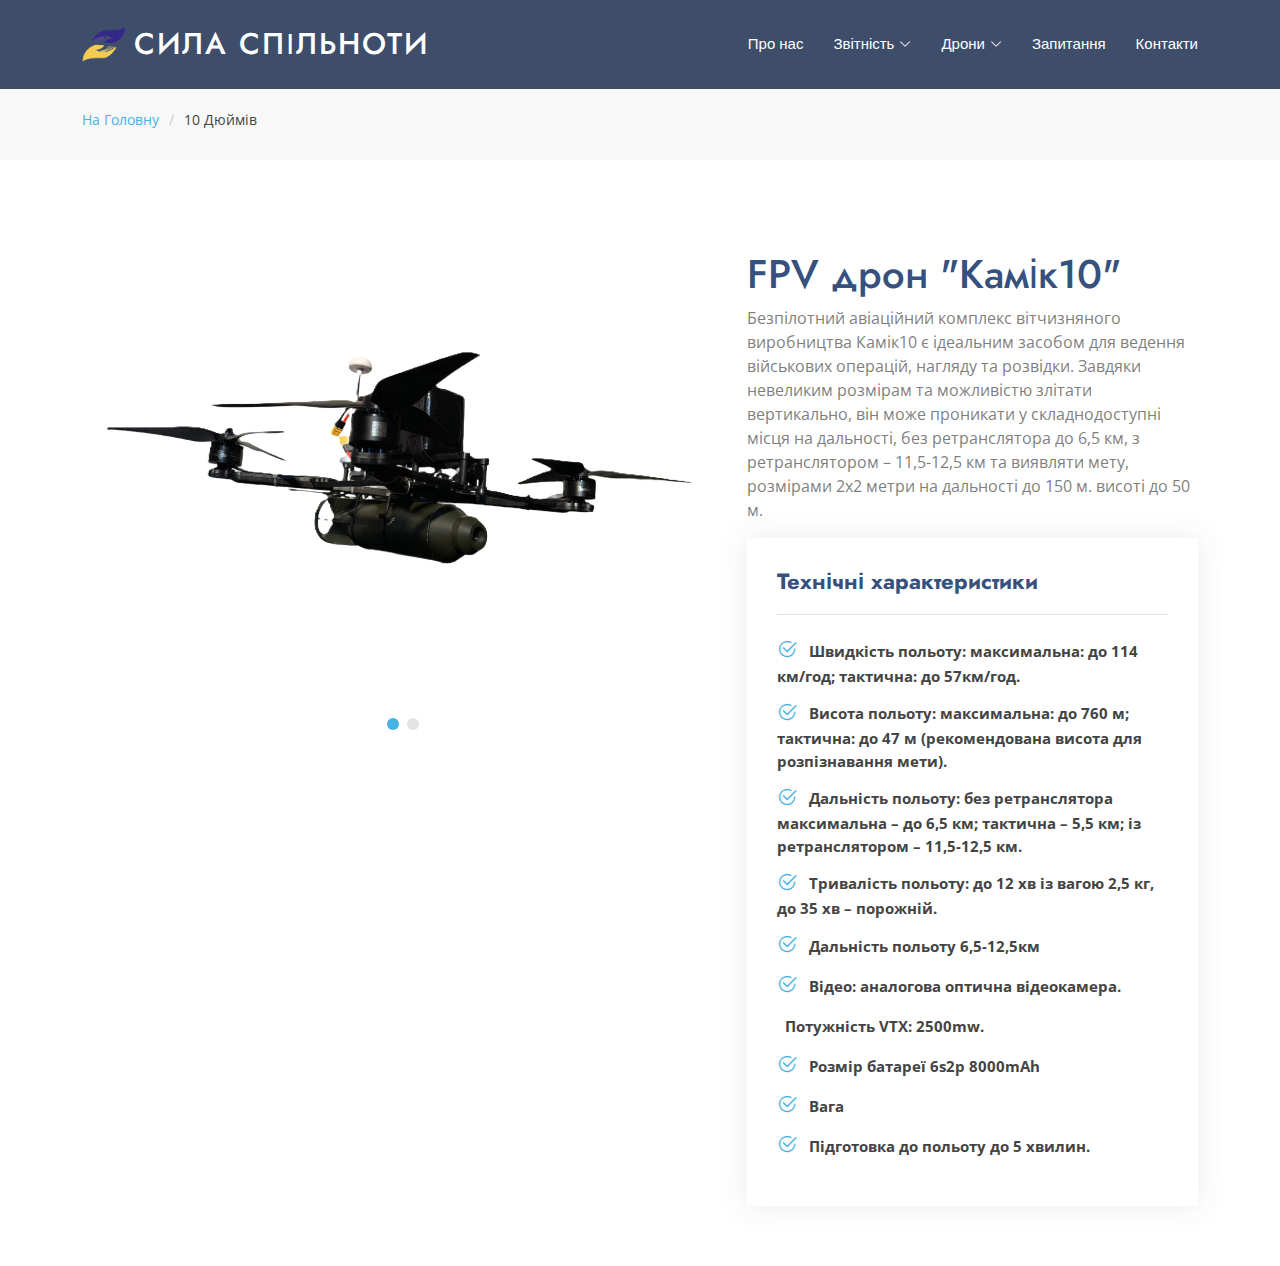
<file: 10inch.html>
<!DOCTYPE html>
<html lang="en">

<head>

  <head>
    <meta charset="utf-8">
    <meta content="width=device-width, initial-scale=1.0" name="viewport">
    <title>СИЛА СПІЛЬНОТИ</title>

    <!-- Favicons -->
    <link href="assets/img/favicon.png" rel="icon">
    <!-- Fonts -->
    <link href="https://fonts.googleapis.com" rel="preconnect">
    <link href="https://fonts.gstatic.com" rel="preconnect" crossorigin>
    <link
      href="https://fonts.googleapis.com/css2?family=Open+Sans:ital,wght@0,300;0,400;0,500;0,600;0,700;0,800;1,300;1,400;1,500;1,600;1,700;1,800&family=Poppins:ital,wght@0,100;0,200;0,300;0,400;0,500;0,600;0,700;0,800;0,900;1,100;1,200;1,300;1,400;1,500;1,600;1,700;1,800;1,900&family=Jost:ital,wght@0,100;0,200;0,300;0,400;0,500;0,600;0,700;0,800;0,900;1,100;1,200;1,300;1,400;1,500;1,600;1,700;1,800;1,900&display=swap"
      rel="stylesheet">

    <!-- Vendor CSS Files -->
    <link href="assets/vendor/bootstrap/css/bootstrap.min.css" rel="stylesheet">
    <link href="assets/vendor/bootstrap-icons/bootstrap-icons.css" rel="stylesheet">
    <link href="assets/vendor/aos/aos.css" rel="stylesheet">
    <link href="assets/vendor/glightbox/css/glightbox.min.css" rel="stylesheet">
    <link href="assets/vendor/swiper/swiper-bundle.min.css" rel="stylesheet">

    <!-- Main CSS File -->
    <link href="assets/css/main.css" rel="stylesheet">
  </head>


<body class="starter-page-page">

  <header id="header" class="header d-flex align-items-center sticky-top">
    <div class="container-fluid container-xl position-relative d-flex align-items-center">

      <a href="/kamika" class="logo d-flex align-items-center me-auto">
        <img src="assets/img/logo2.png" alt="">
        <h1 class="sitename">СИЛА СПІЛЬНОТИ</h1>
      </a>

      <!-- Main menu -->
      <nav id="navmenu" class="navmenu">
        <ul>
          <li><a href="/kamika/#about">Про нас</a></li>
          <li class="dropdown"><a href="#"><span>Звітність</span> <i class="bi bi-chevron-down toggle-dropdown"></i></a>
            <ul>
              <li><a href="/kamika/#report">Звіти</a></li>
              <li><a href="#">Відгуки</a></li>
              <li><a href="#">Новини</a></li>
            </ul>
          </li>
          <li class="dropdown"><a href="#"><span>Дрони</span> <i class="bi bi-chevron-down toggle-dropdown"></i></a>
            <ul>
              <li><a href="/kamika/#products">Дрони</a></li>
              <li><a href="/kamika/#services">Додаткові опції</a></li>
              <li><a href="#">Розробки</a></li>
              <li><a href="#">Компоненти</a></li>
            </ul>
          </li>
          <li><a href="/kamika/#faq-2">Запитання</a></li>
          <li><a href="/kamika/#contact">Контакти</a></li>
        </ul>
        <i class="mobile-nav-toggle d-xl-none bi bi-list"></i>
      </nav>

      <!-- <a class="btn-getstarted" href="/">Підтримка</a> -->
    </div>
  </header>

  <main class="main">

    <!-- Page Title -->
    <div class="page-title" data-aos="fade">
      <div class="container">
        <nav class="breadcrumbs">
          <ol>
            <li><a href="/kamika">На Головну</a></li>
            <li class="current">10 Дюймів</li>
          </ol>
        </nav>

      </div>
    </div><!-- End Page Title -->

    <!-- Portfolio Details Section -->
    <section id="portfolio-details" class="portfolio-details section">

      <div class="container" data-aos="fade-up" data-aos-delay="100">

        <div class="row gy-4">

          <div class="col-lg-7">
            <div class="portfolio-details-slider swiper">

              <script type="application/json" class="swiper-config">
                      {
                        "loop": true,
                        "speed": 600,
                        "autoplay": {
                          "delay": 5000
                        },
                        "slidesPerView": "auto",
                        "pagination": {
                          "el": ".swiper-pagination",
                          "type": "bullets",
                          "clickable": true
                        }
                      }
                    </script>

              <div class="swiper-wrapper align-items-center">

                <div class="swiper-slide">
                  <img src="assets/img/drone/drone1.png" alt="">
                </div>

                <div class="swiper-slide">
                  <img src="assets/img/drone/drone2.png" alt="">
                </div>

              </div>
              <div class="swiper-pagination"></div>
            </div>
          </div>

          <div class="col-lg-5">
            <div class="portfolio-description" data-aos="fade-up" data-aos-delay="300">
              <h1>FPV дрон "Камік10"</h1>
              <p>
                Безпілотний авіаційний комплекс вітчизняного виробництва Камік10 є ідеальним засобом для ведення
                військових операцій, нагляду та розвідки.
                Завдяки невеликим розмірам та можливістю злітати вертикально, він може проникати у складнодоступні місця
                на дальності, без ретранслятора до 6,5 км,
                з ретранслятором – 11,5-12,5 км та виявляти мету, розмірами 2х2 метри на дальності до 150 м. висоті до
                50 м.
              </p>
            </div>
            <div class="portfolio-info" data-aos="fade-up" data-aos-delay="200">
              <h3>Технічні характеристики</h3>
              <ul>
                <li><i class="bi bi-check2-circle"></i> <strong>Швидкість польоту: максимальна: до 114 км/год; тактична:
                    до 57км/год.</strong></li>
                <li><i class="bi bi-check2-circle"></i> <strong>Висота польоту: максимальна: до 760 м; тактична: до 47 м
                    (рекомендована висота для розпізнавання мети).</strong> </li>
                <li><i class="bi bi-check2-circle"></i> <strong>Дальність польоту: без ретранслятора максимальна – до
                    6,5 км; тактична – 5,5 км; із ретранслятором – 11,5-12,5 км.</strong> </li>
                <li><i class="bi bi-check2-circle"></i> <strong>Тривалість польоту: до 12 хв із вагою 2,5 кг, до 35 хв –
                    порожній.</strong></li>
                <li><i class="bi bi-check2-circle"></i> <strong>Дальність польоту 6,5-12,5км</strong></li>
                <li><i class="bi bi-check2-circle"></i> <strong>Відео: аналогова оптична відеокамера.</strong></li>
                <li><i class="bi bi-chвввв в вeck2-circle"></i> <strong>Потужність VTX: 2500mw.</strong></li>
                <li><i class="bi bi-check2-circle"></i> <strong>Розмір батареї 6s2p 8000mAh</strong> </li>
                <li><i class="bi bi-check2-circle"></i> <strong>Вага</strong></li>
                <li><i class="bi bi-check2-circle"></i> <strong>Підготовка до польоту до 5 хвилин.</strong></li>
              </ul>
            </div>
          </div>

        </div>
      </div>

    </section><!-- /Portfolio Details Section -->

  </main>

  <!-- Scroll Top -->
  <a href="#" id="scroll-top" class="scroll-top d-flex align-items-center justify-content-center"><i
      class="bi bi-arrow-up-short"></i></a>

  <!-- Preloader -->
  <div id="preloader"></div>

  <!-- Vendor JS Files -->
  <script src="assets/vendor/bootstrap/js/bootstrap.bundle.min.js"></script>
  <script src="assets/vendor/php-email-form/validate.js"></script>
  <script src="assets/vendor/aos/aos.js"></script>
  <script src="assets/vendor/glightbox/js/glightbox.min.js"></script>
  <script src="assets/vendor/swiper/swiper-bundle.min.js"></script>
  <script src="assets/vendor/waypoints/noframework.waypoints.js"></script>
  <script src="assets/vendor/imagesloaded/imagesloaded.pkgd.min.js"></script>
  <script src="assets/vendor/isotope-layout/isotope.pkgd.min.js"></script>

  <!-- Main JS File -->
  <script src="assets/js/main.js"></script>

</body>

</html>
</file>
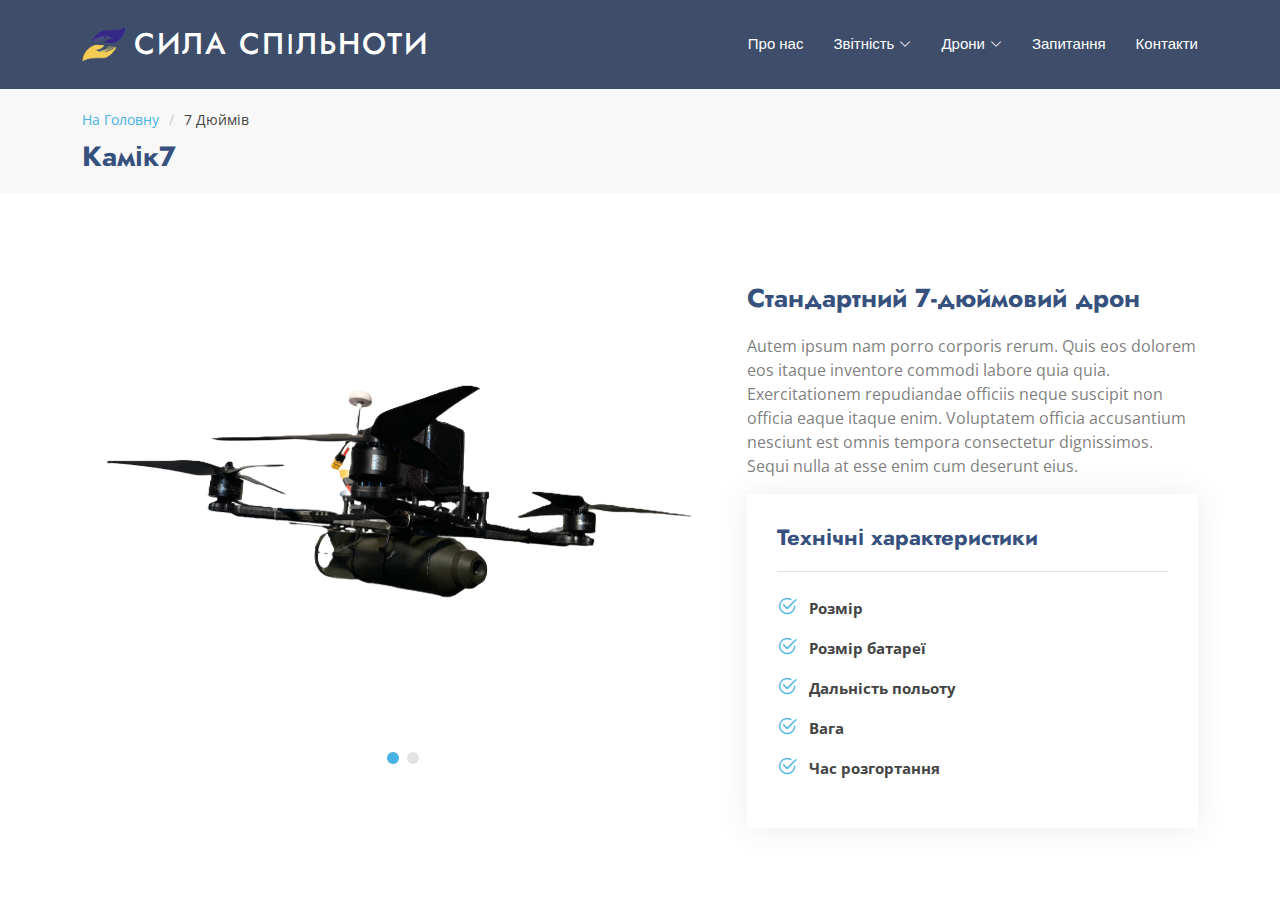
<file: 7inch.html>
<!DOCTYPE html>
<html lang="en">

<head>

  <head>
    <meta charset="utf-8">
    <meta content="width=device-width, initial-scale=1.0" name="viewport">
    <title>СИЛА СПІЛЬНОТИ</title>
    <!-- Favicons -->
    <link href="assets/img/favicon.png" rel="icon">

    <!-- Fonts -->
    <link href="https://fonts.googleapis.com" rel="preconnect">
    <link href="https://fonts.gstatic.com" rel="preconnect" crossorigin>
    <link
      href="https://fonts.googleapis.com/css2?family=Open+Sans:ital,wght@0,300;0,400;0,500;0,600;0,700;0,800;1,300;1,400;1,500;1,600;1,700;1,800&family=Poppins:ital,wght@0,100;0,200;0,300;0,400;0,500;0,600;0,700;0,800;0,900;1,100;1,200;1,300;1,400;1,500;1,600;1,700;1,800;1,900&family=Jost:ital,wght@0,100;0,200;0,300;0,400;0,500;0,600;0,700;0,800;0,900;1,100;1,200;1,300;1,400;1,500;1,600;1,700;1,800;1,900&display=swap"
      rel="stylesheet">

    <!-- Vendor CSS Files -->
    <link href="assets/vendor/bootstrap/css/bootstrap.min.css" rel="stylesheet">
    <link href="assets/vendor/bootstrap-icons/bootstrap-icons.css" rel="stylesheet">
    <link href="assets/vendor/aos/aos.css" rel="stylesheet">
    <link href="assets/vendor/glightbox/css/glightbox.min.css" rel="stylesheet">
    <link href="assets/vendor/swiper/swiper-bundle.min.css" rel="stylesheet">

    <!-- Main CSS File -->
    <link href="assets/css/main.css" rel="stylesheet">
  </head>


<body class="starter-page-page">

  <header id="header" class="header d-flex align-items-center sticky-top">
    <div class="container-fluid container-xl position-relative d-flex align-items-center">

      <a href="/kamika" class="logo d-flex align-items-center me-auto">
        <img src="assets/img/logo2.png" alt="">
        <h1 class="sitename">СИЛА СПІЛЬНОТИ</h1>
      </a>

      <!-- Main menu -->
      <nav id="navmenu" class="navmenu">
        <ul>
          <li><a href="/kamika/#about">Про нас</a></li>
          <li class="dropdown"><a href="#"><span>Звітність</span> <i class="bi bi-chevron-down toggle-dropdown"></i></a>
            <ul>
              <li><a href="/kamika/#report">Звіти</a></li>
              <li><a href="#">Відгуки</a></li>
              <li><a href="#">Новини</a></li>
            </ul>
          </li>
          <li class="dropdown"><a href="#"><span>Дрони</span> <i class="bi bi-chevron-down toggle-dropdown"></i></a>
            <ul>
              <li><a href="/kamika/#products">Дрони</a></li>
              <li><a href="/kamika/#services">Додаткові опції</a></li>
              <li><a href="#">Розробки</a></li>
              <li><a href="#">Компоненти</a></li>
            </ul>
          </li>
          <li><a href="/kamika/#faq-2">Запитання</a></li>
          <li><a href="/kamika/#contact">Контакти</a></li>
        </ul>
        <i class="mobile-nav-toggle d-xl-none bi bi-list"></i>
      </nav>

      <!-- <a class="btn-getstarted" href="/">Підтримка</a> -->
    </div>
  </header>

  <main class="main">

    <!-- Page Title -->
    <div class="page-title" data-aos="fade">
      <div class="container">
        <nav class="breadcrumbs">
          <ol>
            <li><a href="/kamika">На Головну</a></li>
            <li class="current">7 Дюймів</li>
          </ol>
        </nav>
        <h1>Камік7</h1>
      </div>
    </div><!-- End Page Title -->



    <!-- Portfolio Details Section -->
    <section id="portfolio-details" class="portfolio-details section">

      <div class="container" data-aos="fade-up" data-aos-delay="100">

        <div class="row gy-4">

          <div class="col-lg-7">
            <div class="portfolio-details-slider swiper">

              <script type="application/json" class="swiper-config">
              {
                "loop": true,
                "speed": 600,
                "autoplay": {
                  "delay": 5000
                },
                "slidesPerView": "auto",
                "pagination": {
                  "el": ".swiper-pagination",
                  "type": "bullets",
                  "clickable": true
                }
              }
            </script>

              <div class="swiper-wrapper align-items-center">

                <div class="swiper-slide">
                  <img src="assets/img/drone/drone1.png" alt="">
                </div>

                <div class="swiper-slide">
                  <img src="assets/img/drone/drone2.png" alt="">
                </div>

              </div>
              <div class="swiper-pagination"></div>
            </div>
          </div>

          <div class="col-lg-5">
            <div class="portfolio-description" data-aos="fade-up" data-aos-delay="300">
              <h2>Стандартний 7-дюймовий дрон</h2>
              <p>
                Autem ipsum nam porro corporis rerum. Quis eos dolorem eos itaque inventore commodi labore quia quia.
                Exercitationem repudiandae officiis neque suscipit non officia eaque itaque enim. Voluptatem officia
                accusantium nesciunt est omnis tempora consectetur dignissimos. Sequi nulla at esse enim cum deserunt
                eius.
              </p>
            </div>
            <div class="portfolio-info" data-aos="fade-up" data-aos-delay="200">
              <h3>Технічні характеристики</h3>
              <ul>
                <li><i class="bi bi-check2-circle"></i> <strong>Розмір</strong></li>
                <li><i class="bi bi-check2-circle"></i> <strong>Розмір батареї</strong></li>
                <li><i class="bi bi-check2-circle"></i> <strong>Дальність польоту</strong></li>
                <li><i class="bi bi-check2-circle"></i> <strong>Вага</strong></li>
                <li><i class="bi bi-check2-circle"></i> <strong>Час розгортання</strong></li>
              </ul>
            </div>

          </div>

        </div>

      </div>

    </section><!-- /Portfolio Details Section -->

  </main>

  <!-- Scroll Top -->
  <a href="#" id="scroll-top" class="scroll-top d-flex align-items-center justify-content-center"><i
      class="bi bi-arrow-up-short"></i></a>

  <!-- Preloader -->
  <div id="preloader"></div>

  <!-- Vendor JS Files -->
  <script src="assets/vendor/bootstrap/js/bootstrap.bundle.min.js"></script>
  <script src="assets/vendor/php-email-form/validate.js"></script>
  <script src="assets/vendor/aos/aos.js"></script>
  <script src="assets/vendor/glightbox/js/glightbox.min.js"></script>
  <script src="assets/vendor/swiper/swiper-bundle.min.js"></script>
  <script src="assets/vendor/waypoints/noframework.waypoints.js"></script>
  <script src="assets/vendor/imagesloaded/imagesloaded.pkgd.min.js"></script>
  <script src="assets/vendor/isotope-layout/isotope.pkgd.min.js"></script>

  <!-- Main JS File -->
  <script src="assets/js/main.js"></script>

</body>

</html>
</file>
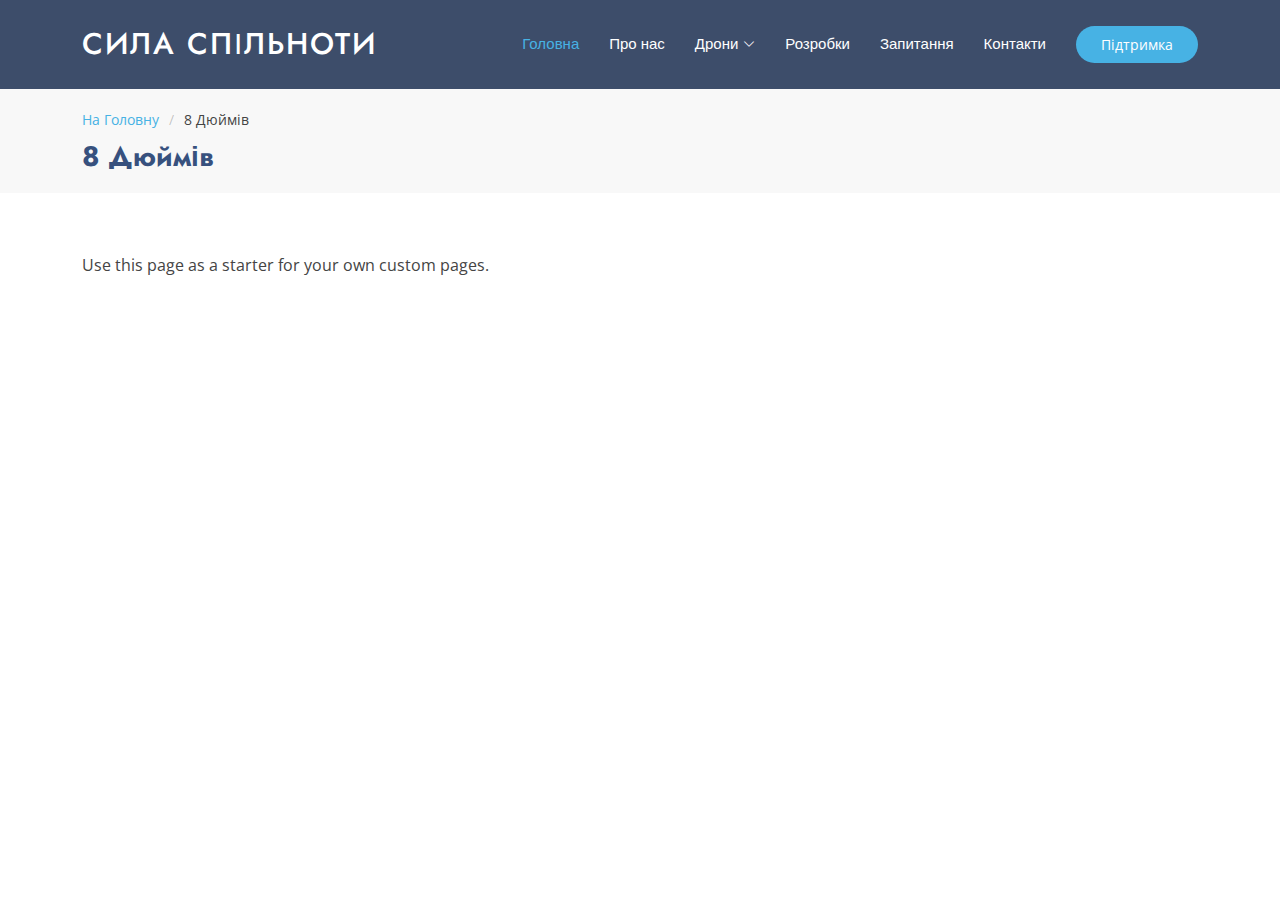
<file: 8inch.html>
<!DOCTYPE html>
<html lang="en">

<head>

  <head>
    <meta charset="utf-8">
    <meta content="width=device-width, initial-scale=1.0" name="viewport">
    <title>СИЛА СПІЛЬНОТИ</title>

    <!-- Fonts -->
    <link href="https://fonts.googleapis.com" rel="preconnect">
    <link href="https://fonts.gstatic.com" rel="preconnect" crossorigin>
    <link
      href="https://fonts.googleapis.com/css2?family=Open+Sans:ital,wght@0,300;0,400;0,500;0,600;0,700;0,800;1,300;1,400;1,500;1,600;1,700;1,800&family=Poppins:ital,wght@0,100;0,200;0,300;0,400;0,500;0,600;0,700;0,800;0,900;1,100;1,200;1,300;1,400;1,500;1,600;1,700;1,800;1,900&family=Jost:ital,wght@0,100;0,200;0,300;0,400;0,500;0,600;0,700;0,800;0,900;1,100;1,200;1,300;1,400;1,500;1,600;1,700;1,800;1,900&display=swap"
      rel="stylesheet">

    <!-- Vendor CSS Files -->
    <link href="assets/vendor/bootstrap/css/bootstrap.min.css" rel="stylesheet">
    <link href="assets/vendor/bootstrap-icons/bootstrap-icons.css" rel="stylesheet">
    <link href="assets/vendor/aos/aos.css" rel="stylesheet">
    <link href="assets/vendor/glightbox/css/glightbox.min.css" rel="stylesheet">
    <link href="assets/vendor/swiper/swiper-bundle.min.css" rel="stylesheet">

    <!-- Main CSS File -->
    <link href="assets/css/main.css" rel="stylesheet">
  </head>


<body class="starter-page-page">

  <header id="header" class="header d-flex align-items-center sticky-top">
    <div class="container-fluid container-xl position-relative d-flex align-items-center">

      <a href="index.html" class="logo d-flex align-items-center me-auto">
        <!-- Uncomment the line below if you also wish to use an image logo -->
        <!-- <img src="assets/img/logo.png" alt=""> -->
        <h1 class="sitename">СИЛА СПІЛЬНОТИ</h1>
      </a>

      <!-- Main menu -->
      <nav id="navmenu" class="navmenu">
        <ul>
          <li><a href="#hero" class="active">Головна</a></li>
          <li><a href="#about">Про нас</a></li>
          <li class="dropdown"><a href="#"><span>Дрони</span> <i class="bi bi-chevron-down toggle-dropdown"></i></a>
            <ul>
              <li><a href="#products">Дрони</a></li>
              <li><a href="#services">Додаткові опції</a></li>
              <li><a href="#services">Компоненти</a></li>
            </ul>
          </li>
          <li><a href="#team">Розробки</a></li>
          <li><a href="#faq-2">Запитання</a></li>
          <li><a href="#contact">Контакти</a></li>
        </ul>
        <i class="mobile-nav-toggle d-xl-none bi bi-list"></i>
      </nav>

      <a class="btn-getstarted" href="#about">Підтримка</a>
    </div>
  </header>

  <main class="main">

    <!-- Page Title -->
    <div class="page-title" data-aos="fade">
      <div class="container">
        <nav class="breadcrumbs">
          <ol>
            <li><a href="index.html">На Головну</a></li>
            <li class="current">8 Дюймів</li>
          </ol>
        </nav>
        <h1>8 Дюймів</h1>
      </div>
    </div><!-- End Page Title -->

    <!-- Starter Section Section -->
    <section id="starter-section" class="starter-section section">

      <div class="container" data-aos="fade-up">
        <p>Use this page as a starter for your own custom pages.</p>
      </div>

    </section><!-- /Starter Section Section -->

  </main>

  <!-- Scroll Top -->
  <a href="#" id="scroll-top" class="scroll-top d-flex align-items-center justify-content-center"><i
      class="bi bi-arrow-up-short"></i></a>

  <!-- Preloader -->
  <div id="preloader"></div>

  <!-- Vendor JS Files -->
  <script src="assets/vendor/bootstrap/js/bootstrap.bundle.min.js"></script>
  <script src="assets/vendor/php-email-form/validate.js"></script>
  <script src="assets/vendor/aos/aos.js"></script>
  <script src="assets/vendor/glightbox/js/glightbox.min.js"></script>
  <script src="assets/vendor/swiper/swiper-bundle.min.js"></script>
  <script src="assets/vendor/waypoints/noframework.waypoints.js"></script>
  <script src="assets/vendor/imagesloaded/imagesloaded.pkgd.min.js"></script>
  <script src="assets/vendor/isotope-layout/isotope.pkgd.min.js"></script>

  <!-- Main JS File -->
  <script src="assets/js/main.js"></script>

</body>

</html>
</file>
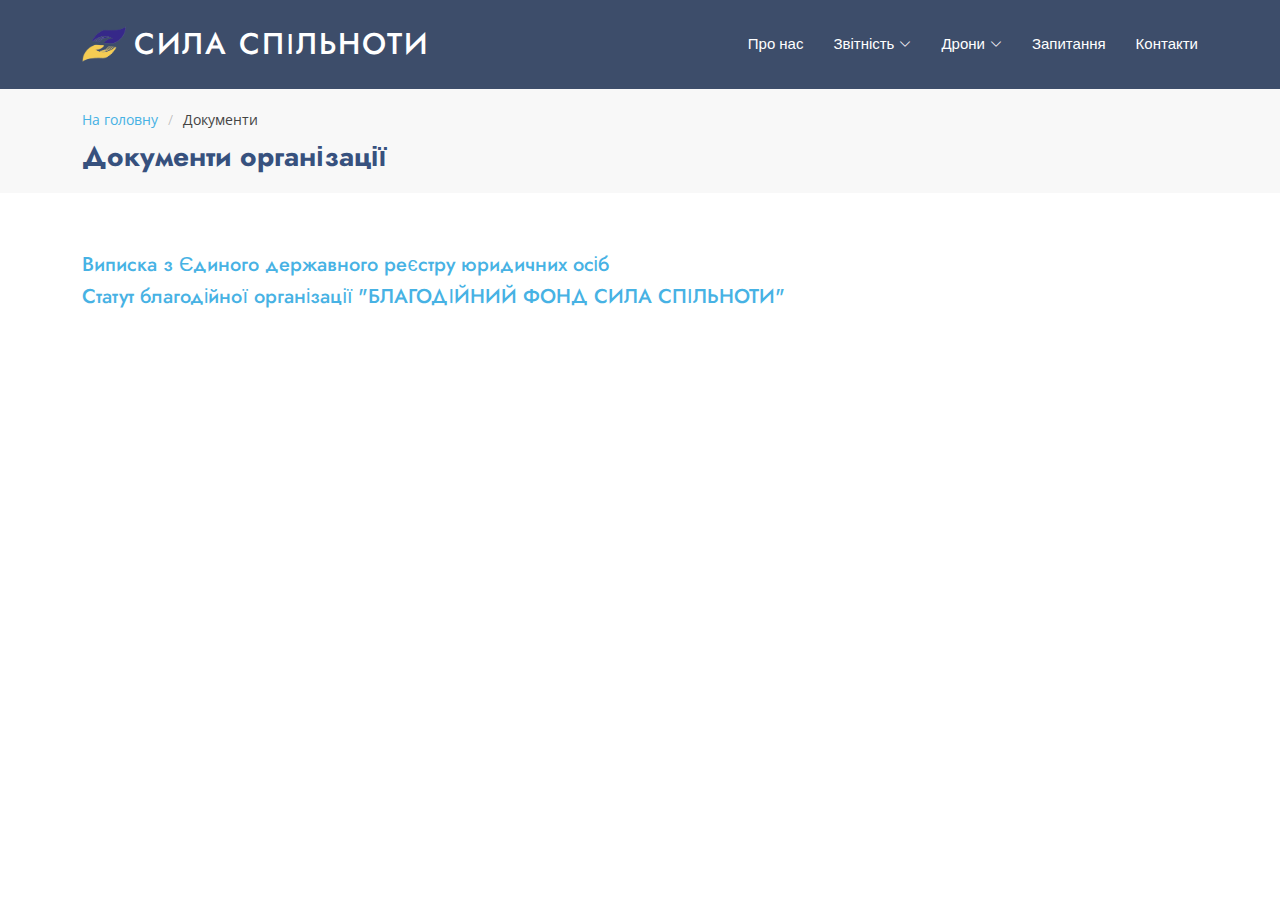
<file: documents.html>
<!DOCTYPE html>
<html lang="en">

<head>
  <meta charset="utf-8">
  <meta content="width=device-width, initial-scale=1.0" name="viewport">
  <title>СИЛА СПІЛЬНОТИ</title>
  <!-- Favicons -->
  <link href="assets/img/favicon.png" rel="icon">

  <!-- Fonts -->
  <link href="https://fonts.googleapis.com" rel="preconnect">
  <link href="https://fonts.gstatic.com" rel="preconnect" crossorigin>
  <link
    href="https://fonts.googleapis.com/css2?family=Open+Sans:ital,wght@0,300;0,400;0,500;0,600;0,700;0,800;1,300;1,400;1,500;1,600;1,700;1,800&family=Poppins:ital,wght@0,100;0,200;0,300;0,400;0,500;0,600;0,700;0,800;0,900;1,100;1,200;1,300;1,400;1,500;1,600;1,700;1,800;1,900&family=Jost:ital,wght@0,100;0,200;0,300;0,400;0,500;0,600;0,700;0,800;0,900;1,100;1,200;1,300;1,400;1,500;1,600;1,700;1,800;1,900&display=swap"
    rel="stylesheet">

  <!-- Vendor CSS Files -->
  <link href="assets/vendor/bootstrap/css/bootstrap.min.css" rel="stylesheet">
  <link href="assets/vendor/bootstrap-icons/bootstrap-icons.css" rel="stylesheet">
  <link href="assets/vendor/aos/aos.css" rel="stylesheet">
  <link href="assets/vendor/glightbox/css/glightbox.min.css" rel="stylesheet">
  <link href="assets/vendor/swiper/swiper-bundle.min.css" rel="stylesheet">

  <!-- Main CSS File -->
  <link href="assets/css/main.css" rel="stylesheet">
</head>


<body class="starter-page-page">

  <header id="header" class="header d-flex align-items-center sticky-top">
    <div class="container-fluid container-xl position-relative d-flex align-items-center">

      <a href="/kamika" class="logo d-flex align-items-center me-auto">
        <img src="assets/img/logo2.png" alt="">
        <h1 class="sitename">СИЛА СПІЛЬНОТИ</h1>
      </a>

      <!-- Main menu -->
      <nav id="navmenu" class="navmenu">
        <ul>
          <li><a href="/kamika/#about">Про нас</a></li>
          <li class="dropdown"><a href="#"><span>Звітність</span> <i class="bi bi-chevron-down toggle-dropdown"></i></a>
            <ul>
              <li><a href="/kamika/#report">Звіти</a></li>
              <li><a href="#">Відгуки</a></li>
              <li><a href="#">Новини</a></li>
            </ul>
          </li>
          <li class="dropdown"><a href="#"><span>Дрони</span> <i class="bi bi-chevron-down toggle-dropdown"></i></a>
            <ul>
              <li><a href="/kamika/#products">Дрони</a></li>
              <li><a href="/kamika/#services">Додаткові опції</a></li>
              <li><a href="#">Розробки</a></li>
              <li><a href="#">Компоненти</a></li>
            </ul>
          </li>
          <li><a href="/kamika/#faq-2">Запитання</a></li>
          <li><a href="/kamika/#contact">Контакти</a></li>
        </ul>
        <i class="mobile-nav-toggle d-xl-none bi bi-list"></i>
      </nav>

      <!-- <a class="btn-getstarted" href="/">Підтримка</a> -->
    </div>
  </header>

  <main class="main">

    <!-- Page Title -->
    <div class="page-title" data-aos="fade">
      <div class="container">
        <nav class="breadcrumbs">
          <ol>
            <li><a href="/kamika">На головну</a></li>
            <li class="current">Документи</li>
          </ol>
        </nav>
        <h1>Документи організації</h1>
      </div>
    </div><!-- End Page Title -->

    <!-- Starter Section Section -->
    <section id="starter-section" class="starter-section section">

      <div class="container" data-aos="fade-up">
        <h5>
          <a href="https://drive.google.com/file/d/1Fou8k20Ps6GiAPJbiG99_-IMlfX9XKjq/view?usp=sharing" target="_blank"
            rel="noreferrer">Виписка з Єдиного державного реєстру юридичних осіб</a>
        </h5>
        <h5>
          <a href="https://drive.google.com/file/d/1CQosSjmlMAoPhTq0gq2Pj1KvMML2Qf7H/view?usp=sharing" target="_blank"
            rel="noreferrer">Статут благодійної організації "БЛАГОДІЙНИЙ ФОНД СИЛА СПІЛЬНОТИ"</a>
        </h5>
      </div>

    </section><!-- /Starter Section Section -->

  </main>


  <!-- Scroll Top -->
  <a href="#" id="scroll-top" class="scroll-top d-flex align-items-center justify-content-center"><i
      class="bi bi-arrow-up-short"></i></a>

  <!-- Preloader -->
  <div id="preloader"></div>

  <!-- Vendor JS Files -->
  <script src="assets/vendor/bootstrap/js/bootstrap.bundle.min.js"></script>
  <script src="assets/vendor/php-email-form/validate.js"></script>
  <script src="assets/vendor/aos/aos.js"></script>
  <script src="assets/vendor/glightbox/js/glightbox.min.js"></script>
  <script src="assets/vendor/swiper/swiper-bundle.min.js"></script>
  <script src="assets/vendor/waypoints/noframework.waypoints.js"></script>
  <script src="assets/vendor/imagesloaded/imagesloaded.pkgd.min.js"></script>
  <script src="assets/vendor/isotope-layout/isotope.pkgd.min.js"></script>

  <!-- Main JS File -->
  <script src="assets/js/main.js"></script>

</body>

</html>
</file>
<file: assets/css/main.css>
/**
* Template Name: Arsha
* Template URL: https://bootstrapmade.com/arsha-free-bootstrap-html-template-corporate/
* Updated: Jun 06 2024 with Bootstrap v5.3.3
* Author: BootstrapMade.com
* License: https://bootstrapmade.com/license/
*/

/*--------------------------------------------------------------
# Font & Color Variables
# Help: https://bootstrapmade.com/color-system/
--------------------------------------------------------------*/
/* Fonts */
:root {
  --default-font: "Open Sans",  system-ui, -apple-system, "Segoe UI", Roboto, "Helvetica Neue", Arial, "Noto Sans", "Liberation Sans", sans-serif, "Apple Color Emoji", "Segoe UI Emoji", "Segoe UI Symbol", "Noto Color Emoji";
  --heading-font: "Jost",  sans-serif;
  --nav-font: "Poppins",  sans-serif;
}

/* Global Colors - The following color variables are used throughout the website. Updating them here will change the color scheme of the entire website */
:root { 
  --background-color: #ffffff; /* Background color for the entire website, including individual sections */
  --default-color: #444444; /* Default color used for the majority of the text content across the entire website */
  --heading-color: #37517e; /* Color for headings, subheadings and title throughout the website */
  --accent-color: #47b2e4; /* Accent color that represents your brand on the website. It's used for buttons, links, and other elements that need to stand out */
  --contrast-color: #ffffff; /* The contrast color is used for elements when the background color is one of the heading, accent, or default colors. Its purpose is to ensure proper contrast and readability when placed over these more dominant colors */
}

/* Nav Menu Colors - The following color variables are used specifically for the navigation menu. They are separate from the global colors to allow for more customization options */
:root {
  --nav-color: #ffffff;  /* The default color of the main navmenu links */
  --nav-hover-color: #47b2e4; /* Applied to main navmenu links when they are hovered over or active */
  --nav-dropdown-background-color: #ffffff; /* Used as the background color for dropdown items that appear when hovering over primary navigation items */
  --nav-dropdown-color: #444444; /* Used for navigation links of the dropdown items in the navigation menu. */
  --nav-dropdown-hover-color: #47b2e4; /* Similar to --nav-hover-color, this color is applied to dropdown navigation links when they are hovered over. */
}

/* Template Custom Colors */
:root {
  --hero-background-color: #37517e;
  --hero-color: #ffffff;
}

/* Smooth scroll */
:root {
  scroll-behavior: smooth;
}

/*--------------------------------------------------------------
# General
--------------------------------------------------------------*/
body {
  color: var(--default-color);
  background-color: var(--background-color);
  font-family: var(--default-font);
}

a {
  color: var(--accent-color);
  text-decoration: none;
  transition: 0.3s;
}

a:hover {
  color: color-mix(in srgb, var(--accent-color), transparent 25%);
  text-decoration: none;
}

h1,
h2,
h3,
h4,
h5,
h6 {
  color: var(--heading-color);
  font-family: var(--heading-font);
}

/*--------------------------------------------------------------
# Global Header
--------------------------------------------------------------*/
.header {
  --background-color: #3d4d6a;
  --heading-color: #ffffff;
  color: var(--default-color);
  background-color: var(--background-color);
  padding: 15px 0;
  transition: all 0.5s;
  z-index: 997;
}

.header .logo {
  line-height: 1;
}

.header .logo img {
  max-height: 36px;
  margin-right: 8px;
}

.header .logo h1 {
  font-size: 30px;
  margin: 0;
  font-weight: 500;
  color: var(--heading-color);
  letter-spacing: 2px;
  text-transform: uppercase;
}

.header .btn-getstarted,
.header .btn-getstarted:focus {
  color: var(--contrast-color);
  background: var(--accent-color);
  font-size: 14px;
  padding: 8px 25px;
  margin: 0 0 0 30px;
  border-radius: 50px;
  transition: 0.3s;
}

.header .btn-getstarted:hover,
.header .btn-getstarted:focus:hover {
  color: var(--contrast-color);
  background: color-mix(in srgb, var(--accent-color), transparent 15%);
}

@media (max-width: 1200px) {
  .header .logo {
    order: 1;
  }

  .header .btn-getstarted {
    order: 2;
    margin: 0 15px 0 0;
    padding: 6px 15px;
  }

  .header .navmenu {
    order: 3;
  }
}

/* Index Page Header
------------------------------*/
.index-page .header {
  --background-color: rgba(255, 255, 255, 0);
  --heading-color: #ffffff;
  --nav-color: #ffffff;
}

/* Index Page Header on Scroll
------------------------------*/
.index-page.scrolled .header {
  --background-color: rgba(40, 58, 90, 0.9);
}

/*--------------------------------------------------------------
# Navigation Menu
--------------------------------------------------------------*/
/* Desktop Navigation */
@media (min-width: 1200px) {
  .navmenu {
    padding: 0;
  }

  .navmenu ul {
    margin: 0;
    padding: 0;
    display: flex;
    list-style: none;
    align-items: center;
  }

  .navmenu li {
    position: relative;
  }

  .navmenu a,
  .navmenu a:focus {
    color: var(--nav-color);
    padding: 18px 15px;
    font-size: 15px;
    font-family: var(--nav-font);
    font-weight: 400;
    display: flex;
    align-items: center;
    justify-content: space-between;
    white-space: nowrap;
    transition: 0.3s;
  }

  .navmenu a i,
  .navmenu a:focus i {
    font-size: 12px;
    line-height: 0;
    margin-left: 5px;
    transition: 0.3s;
  }

  .navmenu li:last-child a {
    padding-right: 0;
  }

  .navmenu li:hover>a,
  .navmenu .active,
  .navmenu .active:focus {
    color: var(--nav-hover-color);
  }

  .navmenu .dropdown ul {
    margin: 0;
    padding: 10px 0;
    background: var(--nav-dropdown-background-color);
    display: block;
    position: absolute;
    visibility: hidden;
    left: 14px;
    top: 130%;
    opacity: 0;
    transition: 0.3s;
    border-radius: 4px;
    z-index: 99;
    box-shadow: 0px 0px 30px color-mix(in srgb, var(--default-color), transparent 85%);
  }

  .navmenu .dropdown ul li {
    min-width: 200px;
  }

  .navmenu .dropdown ul a {
    padding: 10px 20px;
    font-size: 15px;
    text-transform: none;
    color: var(--nav-dropdown-color);
  }

  .navmenu .dropdown ul a i {
    font-size: 12px;
  }

  .navmenu .dropdown ul a:hover,
  .navmenu .dropdown ul .active:hover,
  .navmenu .dropdown ul li:hover>a {
    color: var(--nav-dropdown-hover-color);
  }

  .navmenu .dropdown:hover>ul {
    opacity: 1;
    top: 100%;
    visibility: visible;
  }

  .navmenu .dropdown .dropdown ul {
    top: 0;
    left: -90%;
    visibility: hidden;
  }

  .navmenu .dropdown .dropdown:hover>ul {
    opacity: 1;
    top: 0;
    left: -100%;
    visibility: visible;
  }

  .navmenu .megamenu {
    position: static;
  }

  .navmenu .megamenu ul {
    margin: 0;
    padding: 10px;
    background: var(--nav-dropdown-background-color);
    box-shadow: 0px 0px 20px color-mix(in srgb, var(--default-color), transparent 90%);
    position: absolute;
    top: 130%;
    left: 0;
    right: 0;
    visibility: hidden;
    opacity: 0;
    display: flex;
    transition: 0.3s;
    border-radius: 4px;
    z-index: 99;
  }

  .navmenu .megamenu ul li {
    flex: 1;
  }

  .navmenu .megamenu ul li a,
  .navmenu .megamenu ul li:hover>a {
    padding: 10px 20px;
    font-size: 15px;
    color: var(--nav-dropdown-color);
  }

  .navmenu .megamenu ul li a:hover,
  .navmenu .megamenu ul li .active,
  .navmenu .megamenu ul li .active:hover {
    color: var(--nav-dropdown-hover-color);
  }

  .navmenu .megamenu:hover>ul {
    opacity: 1;
    top: 100%;
    visibility: visible;
  }

  .navmenu .dd-box-shadow {
    box-shadow: 0px 0px 30px color-mix(in srgb, var(--default-color), transparent 85%);
  }
}

/* Mobile Navigation */
@media (max-width: 1199px) {
  .mobile-nav-toggle {
    color: var(--nav-color);
    font-size: 28px;
    line-height: 0;
    margin-right: 10px;
    cursor: pointer;
    transition: color 0.3s;
  }

  .navmenu {
    padding: 0;
    z-index: 9997;
  }

  .navmenu ul {
    display: none;
    position: absolute;
    inset: 60px 20px 20px 20px;
    padding: 10px 0;
    margin: 0;
    border-radius: 6px;
    background-color: var(--nav-dropdown-background-color);
    overflow-y: auto;
    transition: 0.3s;
    z-index: 9998;
    box-shadow: 0px 0px 30px color-mix(in srgb, var(--default-color), transparent 90%);
  }

  .navmenu a,
  .navmenu a:focus {
    color: var(--nav-dropdown-color);
    padding: 10px 20px;
    font-family: var(--nav-font);
    font-size: 17px;
    font-weight: 500;
    display: flex;
    align-items: center;
    justify-content: space-between;
    white-space: nowrap;
    transition: 0.3s;
  }

  .navmenu a i,
  .navmenu a:focus i {
    font-size: 12px;
    line-height: 0;
    margin-left: 5px;
    width: 30px;
    height: 30px;
    display: flex;
    align-items: center;
    justify-content: center;
    border-radius: 50%;
    transition: 0.3s;
    background-color: color-mix(in srgb, var(--accent-color), transparent 90%);
  }

  .navmenu a i:hover,
  .navmenu a:focus i:hover {
    background-color: var(--accent-color);
    color: var(--contrast-color);
  }

  .navmenu a:hover,
  .navmenu .active,
  .navmenu .active:focus {
    color: var(--nav-dropdown-hover-color);
  }

  .navmenu .active i,
  .navmenu .active:focus i {
    background-color: var(--accent-color);
    color: var(--contrast-color);
    transform: rotate(180deg);
  }

  .navmenu .dropdown ul {
    position: static;
    display: none;
    z-index: 99;
    padding: 10px 0;
    margin: 10px 20px;
    background-color: var(--nav-dropdown-background-color);
    border: 1px solid color-mix(in srgb, var(--default-color), transparent 90%);
    box-shadow: none;
    transition: all 0.5s ease-in-out;
  }

  .navmenu .dropdown ul ul {
    background-color: rgba(33, 37, 41, 0.1);
  }

  .navmenu .dropdown>.dropdown-active {
    display: block;
    background-color: rgba(33, 37, 41, 0.03);
  }

  .mobile-nav-active {
    overflow: hidden;
  }

  .mobile-nav-active .mobile-nav-toggle {
    color: #fff;
    position: absolute;
    font-size: 32px;
    top: 15px;
    right: 15px;
    margin-right: 0;
    z-index: 9999;
  }

  .mobile-nav-active .navmenu {
    position: fixed;
    overflow: hidden;
    inset: 0;
    background: rgba(33, 37, 41, 0.8);
    transition: 0.3s;
  }

  .mobile-nav-active .navmenu>ul {
    display: block;
  }
}

/*--------------------------------------------------------------
# Global Footer
--------------------------------------------------------------*/
.footer {
  color: var(--default-color);
  background-color: var(--background-color);
  font-size: 14px;
  padding-bottom: 50px;
  position: relative;
}

.footer .footer-newsletter {
  background-color: color-mix(in srgb, var(--heading-color), transparent 95%);
  padding: 50px 0;
}

.footer .footer-newsletter h4 {
  font-size: 24px;
}

.footer .footer-newsletter .newsletter-form {
  margin-top: 30px;
  padding: 6px 8px;
  position: relative;
  background-color: color-mix(in srgb, var(--background-color), transparent 50%);
  border: 1px solid color-mix(in srgb, var(--default-color), transparent 90%);
  box-shadow: 0px 2px 25px color-mix(in srgb, var(--default-color), transparent 95%);
  display: flex;
  transition: 0.3s;
  border-radius: 50px;
}

.footer .footer-newsletter .newsletter-form:focus-within {
  border-color: var(--accent-color);
}

.footer .footer-newsletter .newsletter-form input[type=email] {
  border: 0;
  padding: 4px;
  width: 100%;
  background-color: color-mix(in srgb, var(--background-color), transparent 50%);
  color: var(--default-color);
}

.footer .footer-newsletter .newsletter-form input[type=email]:focus-visible {
  outline: none;
}

.footer .footer-newsletter .newsletter-form input[type=submit] {
  border: 0;
  font-size: 16px;
  padding: 0 20px;
  margin: -7px -8px -7px 0;
  background: var(--accent-color);
  color: var(--contrast-color);
  transition: 0.3s;
  border-radius: 50px;
}

.footer .footer-newsletter .newsletter-form input[type=submit]:hover {
  background: color-mix(in srgb, var(--accent-color), transparent 20%);
}

.footer .footer-newsletter .error-message {
  display: none;
  background: #df1529;
  color: #ffffff;
  text-align: left;
  padding: 15px;
  margin-top: 10px;
  font-weight: 600;
  border-radius: 4px;
}

.footer .footer-newsletter .sent-message {
  display: none;
  color: #ffffff;
  background: #059652;
  text-align: center;
  padding: 15px;
  margin-top: 10px;
  font-weight: 600;
  border-radius: 4px;
}

.footer .footer-newsletter .loading {
  display: none;
  background: var(--background-color);
  text-align: center;
  padding: 15px;
  margin-top: 10px;
}

.footer .footer-newsletter .loading:before {
  content: "";
  display: inline-block;
  border-radius: 50%;
  width: 24px;
  height: 24px;
  margin: 0 10px -6px 0;
  border: 3px solid var(--accent-color);
  border-top-color: var(--background-color);
  animation: subscription-loading 1s linear infinite;
}

@keyframes subscription-loading {
  0% {
    transform: rotate(0deg);
  }

  100% {
    transform: rotate(360deg);
  }
}

.footer .footer-top {
  padding-top: 50px;
}

.social-links a {
  display: flex;
  align-items: center;
  justify-content: center;
  width: 40px;
  height: 40px;
  border-radius: 50%;
  border: 1px solid color-mix(in srgb, var(--default-color), transparent 50%);
  font-size: 16px;
  color: color-mix(in srgb, var(--default-color), transparent 20%);
  margin-right: 10px;
  transition: 0.3s;
}

.footer .social-links a:hover {
  color: var(--accent-color);
  border-color: var(--accent-color);
}

.footer h4 {
  font-size: 16px;
  font-weight: bold;
  position: relative;
  padding-bottom: 12px;
}

.footer .footer-links {
  margin-bottom: 30px;
}

.footer .footer-links ul {
  list-style: none;
  padding: 0;
  margin: 0;
}

.footer .footer-links ul i {
  margin-right: 3px;
  font-size: 12px;
  line-height: 0;
  color: var(--accent-color);
}

.footer .footer-links ul li {
  padding: 10px 0;
  display: flex;
  align-items: center;
}

.footer .footer-links ul li:first-child {
  padding-top: 0;
}

.footer .footer-links ul a {
  display: inline-block;
  color: color-mix(in srgb, var(--default-color), transparent 20%);
  line-height: 1;
}

.footer .footer-links ul a:hover {
  color: var(--accent-color);
}

.footer .footer-about a {
  color: var(--heading-color);
  font-size: 28px;
  font-weight: 600;
  text-transform: uppercase;
  font-family: var(--heading-font);
}

.footer .footer-contact p {
  margin-bottom: 5px;
}

.footer .copyright {
  padding-top: 25px;
  padding-bottom: 25px;
  border-top: 1px solid color-mix(in srgb, var(--default-color), transparent 90%);
}

.footer .copyright p {
  margin-bottom: 0;
}

.footer .credits {
  margin-top: 6px;
  font-size: 13px;
}

/*--------------------------------------------------------------
# Preloader
--------------------------------------------------------------*/
#preloader {
  position: fixed;
  inset: 0;
  z-index: 999999;
  overflow: hidden;
  background: var(--background-color);
  transition: all 0.6s ease-out;
}

#preloader:before {
  content: "";
  position: fixed;
  top: calc(50% - 30px);
  left: calc(50% - 30px);
  border: 6px solid #ffffff;
  border-color: var(--accent-color) transparent var(--accent-color) transparent;
  border-radius: 50%;
  width: 60px;
  height: 60px;
  animation: animate-preloader 1.5s linear infinite;
}

@keyframes animate-preloader {
  0% {
    transform: rotate(0deg);
  }

  100% {
    transform: rotate(360deg);
  }
}

/*--------------------------------------------------------------
# Scroll Top Button
--------------------------------------------------------------*/
.scroll-top {
  position: fixed;
  visibility: hidden;
  opacity: 0;
  right: 15px;
  bottom: -15px;
  z-index: 99999;
  background-color: var(--accent-color);
  width: 44px;
  height: 44px;
  border-radius: 50px;
  transition: all 0.4s;
}

.scroll-top i {
  font-size: 24px;
  color: var(--contrast-color);
  line-height: 0;
}

.scroll-top:hover {
  background-color: color-mix(in srgb, var(--accent-color), transparent 20%);
  color: var(--contrast-color);
}

.scroll-top.active {
  visibility: visible;
  opacity: 1;
  bottom: 15px;
}

/*--------------------------------------------------------------
# Disable aos animation delay on mobile devices
--------------------------------------------------------------*/
@media screen and (max-width: 768px) {
  [data-aos-delay] {
    transition-delay: 0 !important;
  }
}

/*--------------------------------------------------------------
# Global Page Titles & Breadcrumbs
--------------------------------------------------------------*/
.page-title {
  --background-color: color-mix(in srgb, var(--default-color), transparent 96%);
  color: var(--default-color);
  background-color: var(--background-color);
  padding: 20px 0;
  position: relative;
}

.page-title h1 {
  font-size: 28px;
  font-weight: 700;
  margin: 0;
}

.page-title .breadcrumbs ol {
  display: flex;
  flex-wrap: wrap;
  list-style: none;
  padding: 0 0 10px 0;
  margin: 0;
  font-size: 14px;
}

.page-title .breadcrumbs ol li+li {
  padding-left: 10px;
}

.page-title .breadcrumbs ol li+li::before {
  content: "/";
  display: inline-block;
  padding-right: 10px;
  color: color-mix(in srgb, var(--default-color), transparent 70%);
}

/*--------------------------------------------------------------
# Global Sections
--------------------------------------------------------------*/
section,
.section {
  color: var(--default-color);
  background-color: var(--background-color);
  padding: 60px 0;
  scroll-margin-top: 88px;
  overflow: clip;
}

@media (max-width: 1199px) {

  section,
  .section {
    scroll-margin-top: 66px;
  }
}

/*--------------------------------------------------------------
# Global Section Titles
--------------------------------------------------------------*/
.section-title {
  text-align: center;
  padding-bottom: 60px;
  position: relative;
}

.section-title h2 {
  font-size: 32px;
  font-weight: 700;
  margin-bottom: 20px;
  padding-bottom: 20px;
  text-transform: uppercase;
  position: relative;
}

.section-title h2:before {
  content: "";
  position: absolute;
  display: block;
  width: 160px;
  height: 1px;
  background: color-mix(in srgb, var(--default-color), transparent 60%);
  left: 0;
  right: 0;
  bottom: 1px;
  margin: auto;
}

.section-title h2::after {
  content: "";
  position: absolute;
  display: block;
  width: 60px;
  height: 3px;
  background: var(--accent-color);
  left: 0;
  right: 0;
  bottom: 0;
  margin: auto;
}

.section-title p {
  margin-bottom: 0;
}

/*--------------------------------------------------------------
# Hero Section
--------------------------------------------------------------*/
.hero {
  --background-color: var(--hero-background-color);
  --default-color: var(--hero-color);
  --heading-color: var(--hero-color);
  --contrast-color: var(--hero-color);
  width: 100%;
  min-height: 80vh;
  position: relative;
  padding: 120px 0 60px 0;
  display: flex;
  align-items: center;
}

.hero h1 {
  margin: 0;
  font-size: 48px;
  font-weight: 700;
  line-height: 56px;
}

.hero p {
  color: color-mix(in srgb, var(--default-color), transparent 30%);
  margin: 5px 0 30px 0;
  font-size: 22px;
  line-height: 1.3;
  font-weight: 600;
}

.hero .btn-get-started {
  color: var(--contrast-color);
  background: var(--accent-color);
  font-family: var(--heading-font);
  font-weight: 500;
  font-size: 15px;
  letter-spacing: 1px;
  display: inline-block;
  padding: 10px 28px 12px 28px;
  border-radius: 50px;
  transition: 0.5s;
}

.hero .btn-get-started:hover {
  color: var(--contrast-color);
  background: color-mix(in srgb, var(--accent-color), transparent 15%);
}

.hero .btn-watch-video {
  font-size: 16px;
  transition: 0.5s;
  margin-left: 25px;
  color: var(--default-color);
  font-weight: 600;
}

.hero .btn-watch-video i {
  color: var(--contrast-color);
  font-size: 32px;
  transition: 0.3s;
  line-height: 0;
  margin-right: 8px;
}

.hero .btn-watch-video:hover {
  color: var(--accent-color);
}

.hero .btn-watch-video:hover i {
  color: color-mix(in srgb, var(--accent-color), transparent 15%);
}

.hero .animated {
  animation: up-down 2s ease-in-out infinite alternate-reverse both;
}

@media (max-width: 640px) {
  .hero h1 {
    font-size: 28px;
    line-height: 36px;
  }

  .hero p {
    font-size: 18px;
    line-height: 24px;
    margin-bottom: 30px;
  }

  .hero .btn-get-started,
  .hero .btn-watch-video {
    font-size: 13px;
  }
}

@keyframes up-down {
  0% {
    transform: translateY(10px);
  }

  100% {
    transform: translateY(-10px);
  }
}

/*--------------------------------------------------------------
# Clients Section
--------------------------------------------------------------*/
.clients {
  --background-color: color-mix(in srgb, var(--heading-color), transparent 95%);
  padding: 12px 0;
}

.clients .swiper {
  padding: 10px 0;
}

.clients .swiper-wrapper {
  height: auto;
}

.clients .swiper-slide img {
  transition: 0.3s;
  padding: 0 10px;
}

.clients .swiper-slide img:hover {
  transform: scale(1.1);
}

/*--------------------------------------------------------------
# About Section
--------------------------------------------------------------*/
.about ul {
  list-style: none;
  padding: 0;
}

.about ul li {
  padding-bottom: 5px;
  display: flex;
  align-items: center;
}

.about ul i {
  font-size: 20px;
  padding-right: 4px;
  color: var(--accent-color);
}

.about .read-more {
  color: var(--accent-color);
  font-family: var(--heading-font);
  font-weight: 500;
  font-size: 16px;
  letter-spacing: 1px;
  padding: 8px 28px;
  border-radius: 5px;
  transition: 0.3s;
  display: inline-flex;
  align-items: center;
  justify-content: center;
  border: 2px solid var(--accent-color);
}

.about .read-more i {
  font-size: 18px;
  margin-left: 5px;
  line-height: 0;
  transition: 0.3s;
}

.about .read-more:hover {
  background: var(--accent-color);
  color: var(--contrast-color);
}

.about .read-more:hover i {
  transform: translate(5px, 0);
}

/*--------------------------------------------------------------
# Why Us Section
--------------------------------------------------------------*/
.why-us {
  --background-color: color-mix(in srgb, var(--heading-color), transparent 95%);
  padding: 30px 0;
}

.why-us .content h3 {
  font-weight: 400;
  font-size: 34px;
}

.why-us .content p {
  color: color-mix(in srgb, var(--default-color), transparent 30%);
}

.why-us .faq-container .faq-item {
  position: relative;
  padding: 20px;
  margin-bottom: 20px;
  box-shadow: 0px 5px 25px 0px color-mix(in srgb, var(--default-color), transparent 90%);
  background-color: var(--contrast-color);
  overflow: hidden;
}

.why-us .faq-container .faq-item:last-child {
  margin-bottom: 0;
}

.why-us .faq-container .faq-item h3 {
  font-weight: 500;
  font-size: 17px;
  line-height: 24px;
  margin: 0 30px 0 0;
  transition: 0.3s;
  cursor: pointer;
}

.why-us .faq-container .faq-item h3 span {
  color: var(--accent-color);
  padding-right: 5px;
  font-weight: 600;
}

.why-us .faq-container .faq-item h3:hover {
  color: var(--accent-color);
}

.why-us .faq-container .faq-item .faq-content {
  display: grid;
  grid-template-rows: 0fr;
  transition: 0.3s ease-in-out;
  visibility: hidden;
  opacity: 0;
}

.why-us .faq-container .faq-item .faq-content p {
  margin-bottom: 0;
  overflow: hidden;
}

.why-us .faq-container .faq-item .faq-icon {
  position: absolute;
  top: 22px;
  left: 20px;
  font-size: 22px;
  line-height: 0;
  transition: 0.3s;
  color: var(--accent-color);
}

.why-us .faq-container .faq-item .faq-toggle {
  position: absolute;
  top: 20px;
  right: 20px;
  font-size: 16px;
  line-height: 0;
  transition: 0.3s;
  cursor: pointer;
}

.why-us .faq-container .faq-item .faq-toggle:hover {
  color: var(--accent-color);
}

.why-us .faq-container .faq-active h3 {
  color: var(--accent-color);
}

.why-us .faq-container .faq-active .faq-content {
  grid-template-rows: 1fr;
  visibility: visible;
  opacity: 1;
  padding-top: 10px;
}

.why-us .faq-container .faq-active .faq-toggle {
  transform: rotate(90deg);
  color: var(--accent-color);
}

.why-us .why-us-img {
  display: flex;
  align-items: center;
  justify-content: center;
}

.why-us .why-us-img img {
  max-height: 70%;
}

/*--------------------------------------------------------------
# Skills Section
--------------------------------------------------------------*/
.skills .content h3 {
  font-size: 2rem;
  font-weight: 700;
}

.skills .content p {
  color: color-mix(in srgb, var(--default-color), transparent 30%);
}

.skills .content p:last-child {
  margin-bottom: 0;
}

.skills .content ul {
  list-style: none;
  padding: 0;
}

.skills .content ul li {
  padding-bottom: 10px;
}

.skills .progress {
  height: 60px;
  display: block;
  background: none;
  border-radius: 0;
}

.skills .progress .skill {
  color: var(--default-color);
  padding: 0;
  margin: 0 0 6px 0;
  text-transform: uppercase;
  display: block;
  font-weight: 600;
  font-family: var(--heading-font);
}

.skills .progress .skill .val {
  float: right;
  font-style: normal;
}

.skills .progress-bar-wrap {
  background: color-mix(in srgb, var(--heading-color), transparent 90%);
  height: 10px;
}

.skills .progress-bar {
  width: 1px;
  height: 10px;
  transition: 0.9s;
  background-color: var(--heading-color);
}

/*--------------------------------------------------------------
# Services Section
--------------------------------------------------------------*/
.services {
  --background-color: color-mix(in srgb, var(--heading-color), transparent 95%);
}

.services .service-item {
  box-shadow: 0px 5px 90px 0px color-mix(in srgb, var(--default-color), transparent 90%);
  padding: 50px 30px;
  transition: all ease-in-out 0.4s;
  background-color: var(--contrast-color);
  height: 100%;
}

.services .service-item .icon {
  margin-bottom: 10px;
}

.services .service-item .icon i {
  color: var(--accent-color);
  font-size: 36px;
  transition: 0.3s;
}

.services .service-item h4 {
  font-weight: 700;
  margin-bottom: 15px;
  font-size: 20px;
}

.services .service-item h4 p {
  color: var(--accent-color);
  transition: ease-in-out 0.3s;
  font-size: 22px;
}

.services .service-item p {
  line-height: 24px;
  font-size: 14px;
  margin-bottom: 0;
}

.services .service-item:hover {
  transform: translateY(-10px);
}

.services .service-item:hover h4 a {
  color: var(--accent-color);
}

/*--------------------------------------------------------------
# Call To Action Section
--------------------------------------------------------------*/
.call-to-action {
  --background-color: #000000;
  --default-color: #ffffff;
  --contrast-color: #ffffff;
  padding: 120px 0;
  position: relative;
  clip-path: inset(0);
}

.call-to-action.blankbg {
  --background-color: var(--heading-color);
}
.call-to-action img {
  position: fixed;
  top: 0;
  left: 0;
  display: block;
  width: 100%;
  height: 100%;
  object-fit: cover;
  z-index: 1;
}

.call-to-action:before {
  content: "";
  background: color-mix(in srgb, var(--background-color), transparent 60%);
  position: absolute;
  inset: 0;
  z-index: 2;
}

.call-to-action .container {
  position: relative;
  z-index: 3;
}

.call-to-action h3 {
  color: var(--default-color);
  font-size: 28px;
  font-weight: 700;
  margin-bottom: 40px;
}

.call-to-action p {
  color: var(--default-color);
}

.call-to-action .cta-btn {
  font-family: var(--heading-font);
  font-weight: 500;
  font-size: 16px;
  letter-spacing: 1px;
  display: inline-block;
  padding: 12px 40px;
  border-radius: 50px;
  transition: 0.5s;
  margin: 10px;
  border: 2px solid var(--contrast-color);
  color: var(--contrast-color);
}

.call-to-action .cta-btn:hover {
  background: var(--accent-color);
  border: 2px solid var(--accent-color);
}

/*--------------------------------------------------------------
# Portfolio Section
--------------------------------------------------------------*/
.portfolio .portfolio-filters {
  padding: 0;
  margin: 0 auto 20px auto;
  list-style: none;
  text-align: center;
}

.portfolio .portfolio-filters li {
  cursor: pointer;
  display: inline-block;
  padding: 8px 20px 10px 20px;
  margin: 0;
  font-size: 15px;
  font-weight: 500;
  line-height: 1;
  margin-bottom: 5px;
  border-radius: 50px;
  transition: all 0.3s ease-in-out;
  font-family: var(--heading-font);
}

.portfolio .portfolio-filters li:hover,
.portfolio .portfolio-filters li.filter-active {
  color: var(--contrast-color);
  background-color: var(--accent-color);
}

.portfolio .portfolio-filters li:first-child {
  margin-left: 0;
}

.portfolio .portfolio-filters li:last-child {
  margin-right: 0;
}

@media (max-width: 575px) {
  .portfolio .portfolio-filters li {
    font-size: 14px;
    margin: 0 0 10px 0;
  }
}

.portfolio .portfolio-item {
  position: relative;
  overflow: hidden;
}

.portfolio .portfolio-item .portfolio-info {
  opacity: 0;
  position: absolute;
  left: 12px;
  right: 12px;
  bottom: -100%;
  z-index: 3;
  transition: all ease-in-out 0.5s;
  background: color-mix(in srgb, var(--background-color), transparent 10%);
  padding: 15px;
}

.portfolio .portfolio-item .portfolio-info h4 {
  font-size: 18px;
  font-weight: 600;
  padding-right: 50px;
}

.portfolio .portfolio-item .portfolio-info p {
  color: color-mix(in srgb, var(--default-color), transparent 30%);
  font-size: 14px;
  margin-bottom: 0;
  padding-right: 50px;
}

.portfolio .portfolio-item .portfolio-info .preview-link,
.portfolio .portfolio-item .portfolio-info .details-link {
  position: absolute;
  right: 50px;
  font-size: 24px;
  top: calc(50% - 14px);
  color: color-mix(in srgb, var(--default-color), transparent 30%);
  transition: 0.3s;
  line-height: 0;
}

.portfolio .portfolio-item .portfolio-info .preview-link:hover,
.portfolio .portfolio-item .portfolio-info .details-link:hover {
  color: var(--accent-color);
}

.portfolio .portfolio-item .portfolio-info .details-link {
  right: 14px;
  font-size: 28px;
}

.portfolio .portfolio-item:hover .portfolio-info {
  opacity: 1;
  bottom: 0;
}

/*--------------------------------------------------------------
# Team Section
--------------------------------------------------------------*/
.team .team-member {
  box-shadow: 0px 2px 15px color-mix(in srgb, var(--default-color), transparent 90%);
  position: relative;
  border-radius: 5px;
  transition: 0.5s;
  padding: 30px;
  height: 100%;
}

@media (max-width: 468px) {
  .team .team-member {
    flex-direction: column;
    justify-content: center !important;
    align-items: center !important;
  }
}

.team .team-member .pic {
  overflow: hidden;
  width: 150px;
  border-radius: 50%;
  flex-shrink: 0;
}

.team .team-member .pic img {
  transition: ease-in-out 0.3s;
}

.team .team-member:hover {
  transform: translateY(-10px);
}

.team .team-member .member-info {
  padding-left: 30px;
}

@media (max-width: 468px) {
  .team .team-member .member-info {
    padding: 30px 0 0 0;
    text-align: center;
  }
}

.team .team-member h4 {
  font-weight: 700;
  margin-bottom: 5px;
  font-size: 20px;
}

.team .team-member span {
  display: block;
  font-size: 15px;
  padding-bottom: 10px;
  position: relative;
  font-weight: 500;
}

.team .team-member span::after {
  content: "";
  position: absolute;
  display: block;
  width: 50px;
  height: 1px;
  background: color-mix(in srgb, var(--default-color), transparent 85%);
  bottom: 0;
  left: 0;
}

@media (max-width: 468px) {
  .team .team-member span::after {
    left: calc(50% - 25px);
  }
}

.team .team-member p {
  margin: 10px 0 0 0;
  font-size: 14px;
}

.team .team-member .social {
  margin-top: 12px;
  display: flex;
  align-items: center;
  justify-content: start;
  width: 100%;
}

@media (max-width: 468px) {
  .team .team-member .social {
    justify-content: center;
  }
}

.team .team-member .social a {
  background: color-mix(in srgb, var(--default-color), transparent 94%);
  transition: ease-in-out 0.3s;
  display: flex;
  align-items: center;
  justify-content: center;
  border-radius: 50px;
  width: 36px;
  height: 36px;
}

.team .team-member .social a i {
  color: color-mix(in srgb, var(--default-color), transparent 20%);
  font-size: 16px;
  margin: 0 2px;
}

.team .team-member .social a:hover {
  background: var(--accent-color);
}

.team .team-member .social a:hover i {
  color: var(--contrast-color);
}

.team .team-member .social a+a {
  margin-left: 8px;
}

/*--------------------------------------------------------------
# Pricing Section
--------------------------------------------------------------*/
.pricing {
  --background-color: color-mix(in srgb, var(--heading-color), transparent 95%);
}

.pricing .pricing-item {
  background-color: var(--contrast-color);
  box-shadow: 0 3px 20px -2px color-mix(in srgb, var(--default-color), transparent 90%);
  border-top: 4px solid var(--background-color);
  padding: 60px 40px;
  height: 100%;
  border-radius: 5px;
  transition: all ease-in-out 0.4s;
}

.pricing .pricing-item:hover {
  border-top-color: var(--accent-color);
  transform: translateY(-15px);
}
.pricing h3 {
  font-weight: 600;
  margin-bottom: 15px;
  font-size: 20px;
}

.pricing h4 {
  color: var(--accent-color);
  font-size: 48px;
  font-weight: 400;
  font-family: var(--heading-font);
  margin-bottom: 0;
}

.pricing h4 sup {
  font-size: 28px;
}

.pricing h4 span {
  color: color-mix(in srgb, var(--default-color), transparent 50%);
  font-size: 18px;
}

.pricing ul {
  padding: 20px 0;
  list-style: none;
  color: color-mix(in srgb, var(--default-color), transparent 30%);
  text-align: left;
  line-height: 20px;
}

.pricing ul li {
  padding: 10px 0;
  display: flex;
  align-items: center;
}

.pricing ul i {
  color: #059652;
  font-size: 24px;
  padding-right: 3px;
}

.pricing ul .na {
  color: color-mix(in srgb, var(--default-color), transparent 60%);
}

.pricing ul .na i {
  color: color-mix(in srgb, var(--default-color), transparent 60%);
}

.pricing ul .na span {
  text-decoration: line-through;
}

.pricing .buy-btn {
  color: var(--accent-color);
  background-color: var(--background-color);
  display: inline-block;
  padding: 8px 35px 10px 35px;
  border-radius: 50px;
  transition: none;
  font-size: 16px;
  font-weight: 500;
  font-family: var(--heading-font);
  transition: 0.3s;
  border: 1px solid var(--accent-color);
}

.pricing .buy-btn:hover {
  background: var(--accent-color);
  color: var(--contrast-color);
}

/* .pricing .featured {
  border-top-color: var(--accent-color);
}

*/
.pricing .featured .buy-btn {
  background: var(--accent-color);
  color: var(--contrast-color);
}

@media (max-width: 992px) {
  .pricing .box {
    max-width: 60%;
    margin: 0 auto 30px auto;
  }
}

@media (max-width: 767px) {
  .pricing .box {
    max-width: 80%;
    margin: 0 auto 30px auto;
  }
}

@media (max-width: 420px) {
  .pricing .box {
    max-width: 100%;
    margin: 0 auto 30px auto;
  }
}

/*--------------------------------------------------------------
# Testimonials Section
--------------------------------------------------------------*/
.testimonials .section-header {
  margin-bottom: 40px;
}

.testimonials .testimonials-carousel,
.testimonials .testimonials-slider {
  overflow: hidden;
}

.testimonials .testimonial-item {
  text-align: center;
}

.testimonials .testimonial-item .testimonial-img {
  width: 120px;
  border-radius: 50%;
  border: 4px solid var(--background-color);
  margin: 0 auto;
}

.testimonials .testimonial-item h3 {
  font-size: 20px;
  font-weight: bold;
  margin: 10px 0 5px 0;
}

.testimonials .testimonial-item h4 {
  font-size: 14px;
  color: color-mix(in srgb, var(--default-color), transparent 40%);
  margin: 0 0 15px 0;
}

.testimonials .testimonial-item .stars {
  margin-bottom: 15px;
}

.testimonials .testimonial-item .stars i {
  color: #ffc107;
  margin: 0 1px;
}

.testimonials .testimonial-item .quote-icon-left,
.testimonials .testimonial-item .quote-icon-right {
  color: color-mix(in srgb, var(--accent-color), transparent 50%);
  font-size: 26px;
  line-height: 0;
}

.testimonials .testimonial-item .quote-icon-left {
  display: inline-block;
  left: -5px;
  position: relative;
}

.testimonials .testimonial-item .quote-icon-right {
  display: inline-block;
  right: -5px;
  position: relative;
  top: 10px;
  transform: scale(-1, -1);
}

.testimonials .testimonial-item p {
  font-style: italic;
  margin: 0 auto 15px auto;
}

.testimonials .swiper-wrapper {
  height: auto;
}

.testimonials .swiper-pagination {
  margin-top: 20px;
  position: relative;
}

.testimonials .swiper-pagination .swiper-pagination-bullet {
  width: 12px;
  height: 12px;
  opacity: 1;
  background-color: color-mix(in srgb, var(--default-color), transparent 85%);
}

.testimonials .swiper-pagination .swiper-pagination-bullet-active {
  background-color: var(--accent-color);
}

@media (min-width: 992px) {
  .testimonials .testimonial-item p {
    width: 80%;
  }
}

/*--------------------------------------------------------------
# Faq 2 Section
--------------------------------------------------------------*/
.faq-2 {
  --background-color: color-mix(in srgb, var(--heading-color), transparent 95%);
}

.faq-2 .faq-container {
  margin-top: 15px;
}

.faq-2 .faq-container .faq-item {
  position: relative;
  padding: 20px;
  margin-bottom: 20px;
  background-color: var(--contrast-color);
  overflow: hidden;
}

.faq-2 .faq-container .faq-item:last-child {
  margin-bottom: 0;
}

.faq-2 .faq-container .faq-item h3 {
  font-weight: 600;
  font-size: 18px;
  line-height: 24px;
  margin: 0 30px 0 32px;
  transition: 0.3s;
  cursor: pointer;
}

.faq-2 .faq-container .faq-item h3 span {
  color: var(--accent-color);
  padding-right: 5px;
}

.faq-2 .faq-container .faq-item h3:hover {
  color: var(--accent-color);
}

.faq-2 .faq-container .faq-item .faq-content {
  display: grid;
  grid-template-rows: 0fr;
  transition: 0.3s ease-in-out;
  visibility: hidden;
  opacity: 0;
}

.faq-2 .faq-container .faq-item .faq-content p {
  margin-bottom: 0;
  overflow: hidden;
}

.faq-2 .faq-container .faq-item .faq-icon {
  position: absolute;
  top: 22px;
  left: 20px;
  font-size: 20px;
  line-height: 0;
  transition: 0.3s;
  color: var(--accent-color);
}

.faq-2 .faq-container .faq-item .faq-toggle {
  position: absolute;
  top: 20px;
  right: 20px;
  font-size: 16px;
  line-height: 0;
  transition: 0.3s;
  cursor: pointer;
}

.faq-2 .faq-container .faq-item .faq-toggle:hover {
  color: var(--accent-color);
}

.faq-2 .faq-container .faq-active h3 {
  color: var(--accent-color);
}

.faq-2 .faq-container .faq-active .faq-content {
  grid-template-rows: 1fr;
  visibility: visible;
  opacity: 1;
  padding-top: 10px;
}

.faq-2 .faq-container .faq-active .faq-toggle {
  transform: rotate(90deg);
  color: var(--accent-color);
}

/*--------------------------------------------------------------
# Contact Section
--------------------------------------------------------------*/
.contact .info-wrap {
  box-shadow: 0px 0px 20px color-mix(in srgb, var(--default-color), transparent 90%);
  border-top: 3px solid var(--accent-color);
  border-bottom: 3px solid var(--accent-color);
  padding: 30px;
  height: 100%;
}

@media (max-width: 575px) {
  .contact .info-wrap {
    padding: 20px;
  }
}

.contact .info-item {
  margin-bottom: 40px;
}

.contact .info-item i {
  font-size: 20px;
  color: var(--accent-color);
  background: color-mix(in srgb, var(--accent-color), transparent 92%);
  width: 44px;
  height: 44px;
  display: flex;
  justify-content: center;
  align-items: center;
  border-radius: 50px;
  transition: all 0.3s ease-in-out;
  margin-right: 15px;
}

.contact .info-item h3 {
  padding: 0;
  font-size: 18px;
  font-weight: 700;
  margin-bottom: 5px;
}

.contact .info-item p {
  padding: 0;
  margin-bottom: 0;
  font-size: 14px;
}

.contact .info-item:hover i {
  background: var(--accent-color);
  color: var(--contrast-color);
}

.contact .php-email-form {
  height: 100%;
  padding: 30px;
  border-top: 3px solid var(--accent-color);
  border-bottom: 3px solid var(--accent-color);
  box-shadow: 0px 0px 20px color-mix(in srgb, var(--default-color), transparent 90%);
}

@media (max-width: 575px) {
  .contact .php-email-form {
    padding: 20px;
  }
}

.contact .php-email-form .error-message {
  display: none;
  background: #df1529;
  color: #ffffff;
  text-align: left;
  padding: 15px;
  margin-bottom: 24px;
  font-weight: 600;
}

.contact .php-email-form .sent-message {
  display: none;
  color: #ffffff;
  background: #059652;
  text-align: center;
  padding: 15px;
  margin-bottom: 24px;
  font-weight: 600;
}

.contact .php-email-form .loading {
  display: none;
  background: var(--background-color);
  text-align: center;
  padding: 15px;
  margin-bottom: 24px;
}

.contact .php-email-form .loading:before {
  content: "";
  display: inline-block;
  border-radius: 50%;
  width: 24px;
  height: 24px;
  margin: 0 10px -6px 0;
  border: 3px solid var(--accent-color);
  border-top-color: var(--background-color);
  animation: animate-loading 1s linear infinite;
}

.contact .php-email-form input[type=text],
.contact .php-email-form input[type=email],
.contact .php-email-form textarea {
  font-size: 14px;
  padding: 10px 15px;
  box-shadow: none;
  border-radius: 0;
  color: var(--default-color);
  background-color: color-mix(in srgb, var(--background-color), transparent 50%);
  border-color: color-mix(in srgb, var(--default-color), transparent 80%);
}

.contact .php-email-form input[type=text]:focus,
.contact .php-email-form input[type=email]:focus,
.contact .php-email-form textarea:focus {
  border-color: var(--accent-color);
}

.contact .php-email-form input[type=text]::placeholder,
.contact .php-email-form input[type=email]::placeholder,
.contact .php-email-form textarea::placeholder {
  color: color-mix(in srgb, var(--default-color), transparent 70%);
}

.contact .php-email-form button[type=submit] {
  color: var(--contrast-color);
  background: var(--accent-color);
  border: 0;
  padding: 10px 30px;
  transition: 0.4s;
  border-radius: 50px;
}

.contact .php-email-form button[type=submit]:hover {
  background: color-mix(in srgb, var(--accent-color), transparent 25%);
}

@keyframes animate-loading {
  0% {
    transform: rotate(0deg);
  }

  100% {
    transform: rotate(360deg);
  }
}

/*--------------------------------------------------------------
# Portfolio Details Section
--------------------------------------------------------------*/
.portfolio-details .portfolio-details-slider img {
  width: 100%;
}

.portfolio-details .portfolio-details-slider .swiper-pagination {
  margin-top: 20px;
  position: relative;
}

.portfolio-details .portfolio-details-slider .swiper-pagination .swiper-pagination-bullet {
  width: 12px;
  height: 12px;
  background-color: color-mix(in srgb, var(--default-color), transparent 85%);
  opacity: 1;
}

.portfolio-details .portfolio-details-slider .swiper-pagination .swiper-pagination-bullet-active {
  background-color: var(--accent-color);
}

.portfolio-details .portfolio-info {
  padding: 30px;
  box-shadow: 0px 0 30px color-mix(in srgb, var(--default-color), transparent 90%);
}

.portfolio-details .portfolio-info h3 {
  font-size: 22px;
  font-weight: 700;
  margin-bottom: 20px;
  padding-bottom: 20px;
  border-bottom: 1px solid color-mix(in srgb, var(--default-color), transparent 85%);
}

.portfolio-details .portfolio-info ul {
  list-style: none;
  padding: 0;
  font-size: 15px;
}

.portfolio-details .portfolio-info ul li+li {
  margin-top: 10px;
}

.portfolio-details .portfolio-description {
  padding-top: 30px;
}

.portfolio-details .portfolio-description h2 {
  font-size: 26px;
  font-weight: 700;
  margin-bottom: 20px;
}

.portfolio-details .portfolio-description p {
  padding: 0;
  color: color-mix(in srgb, var(--default-color), transparent 30%);
}

.portfolio-details ul i {
  font-size: 20px;
  margin-right: 8px;
  color: var(--accent-color);
}

/*--------------------------------------------------------------
# Service Details Section
--------------------------------------------------------------*/
.service-details .services-list {
  padding: 10px 30px;
  border: 1px solid color-mix(in srgb, var(--default-color), transparent 90%);
  margin-bottom: 20px;
}

.service-details .services-list a {
  display: block;
  line-height: 1;
  padding: 8px 0 8px 15px;
  border-left: 3px solid color-mix(in srgb, var(--default-color), transparent 70%);
  margin: 20px 0;
  color: color-mix(in srgb, var(--default-color), transparent 20%);
  transition: 0.3s;
}

.service-details .services-list a.active {
  color: var(--heading-color);
  font-weight: 700;
  border-color: var(--accent-color);
}

.service-details .services-list a:hover {
  border-color: var(--accent-color);
}

.service-details .services-img {
  margin-bottom: 20px;
}

.service-details h3 {
  font-size: 26px;
  font-weight: 700;
}

.service-details h4 {
  font-size: 20px;
  font-weight: 700;
}

.service-details p {
  font-size: 15px;
}

.service-details ul {
  list-style: none;
  padding: 0;
  font-size: 15px;
}

.service-details ul li {
  padding: 5px 0;
  display: flex;
  align-items: center;
}

.service-details ul i {
  font-size: 20px;
  margin-right: 8px;
  color: var(--accent-color);
}

/*--------------------------------------------------------------
# Starter Section Section
--------------------------------------------------------------*/
.starter-section {
  /* Add your styles here */
}
</file>
